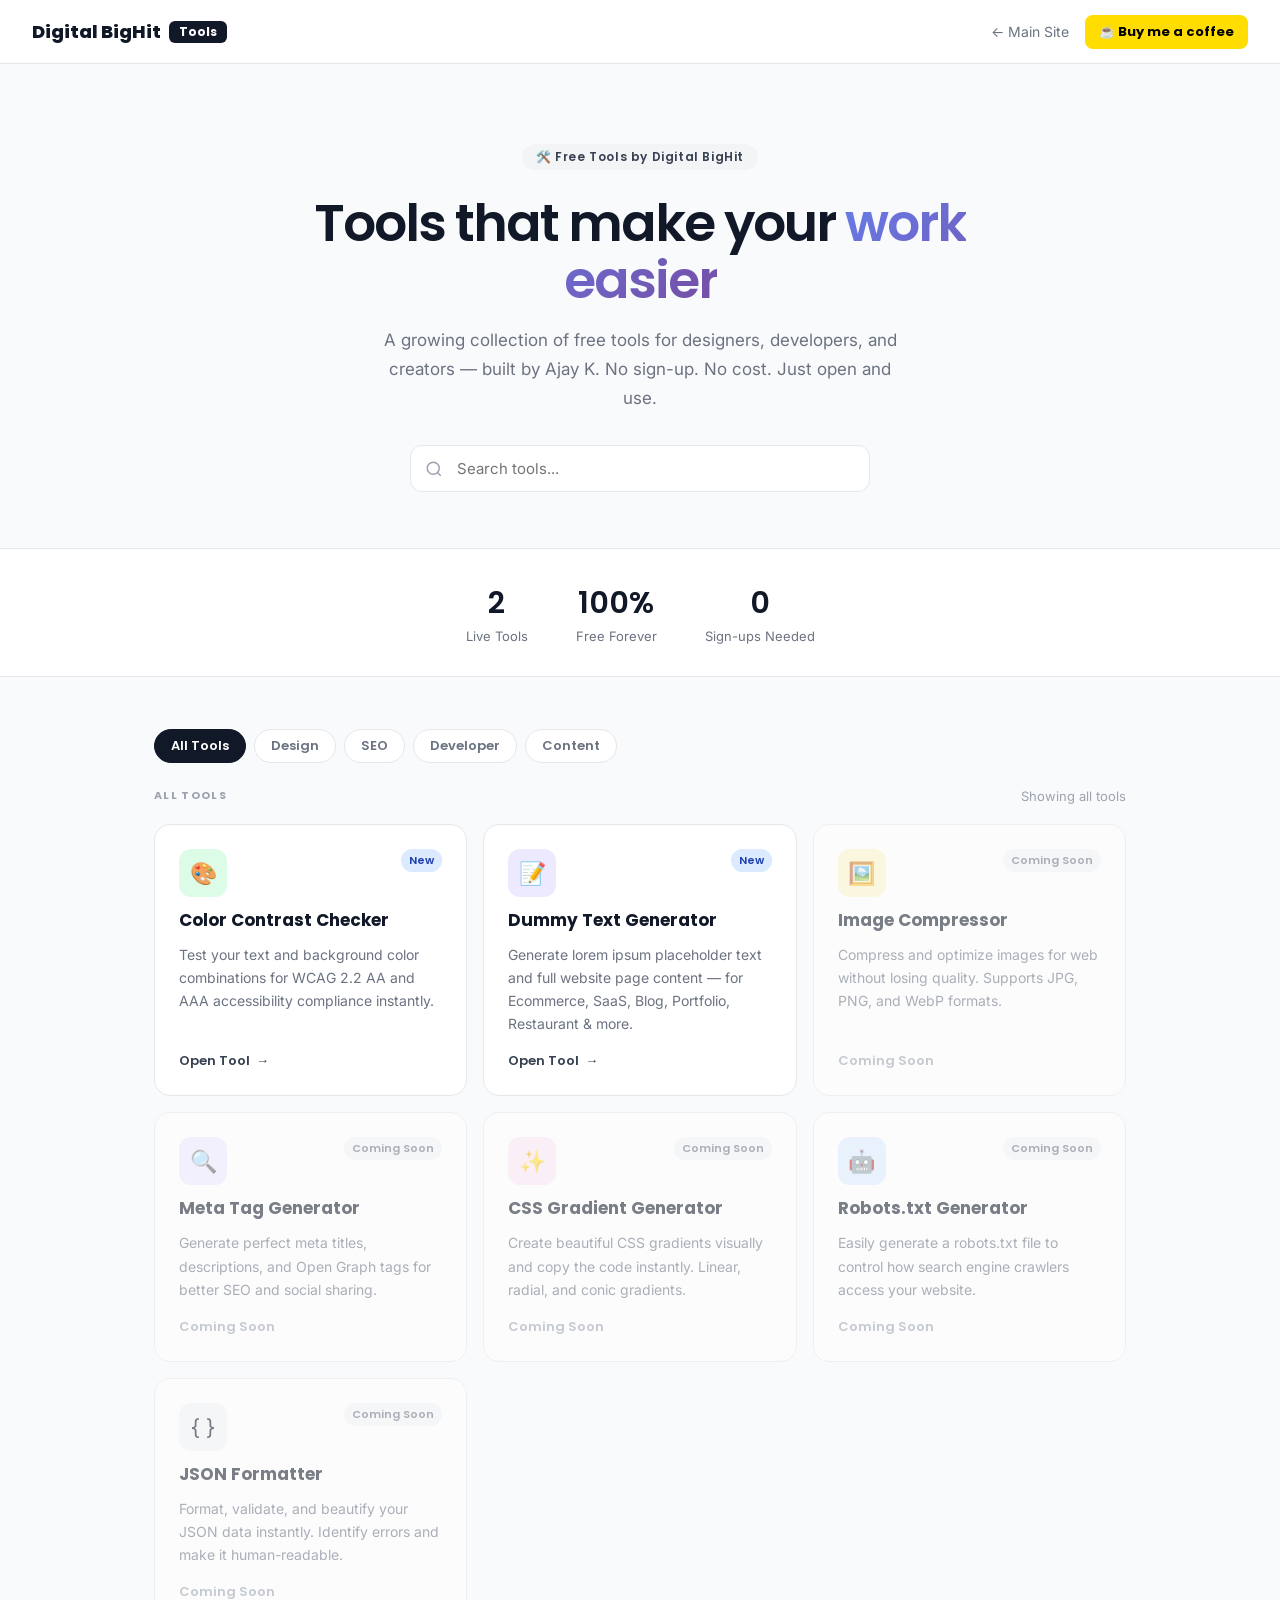
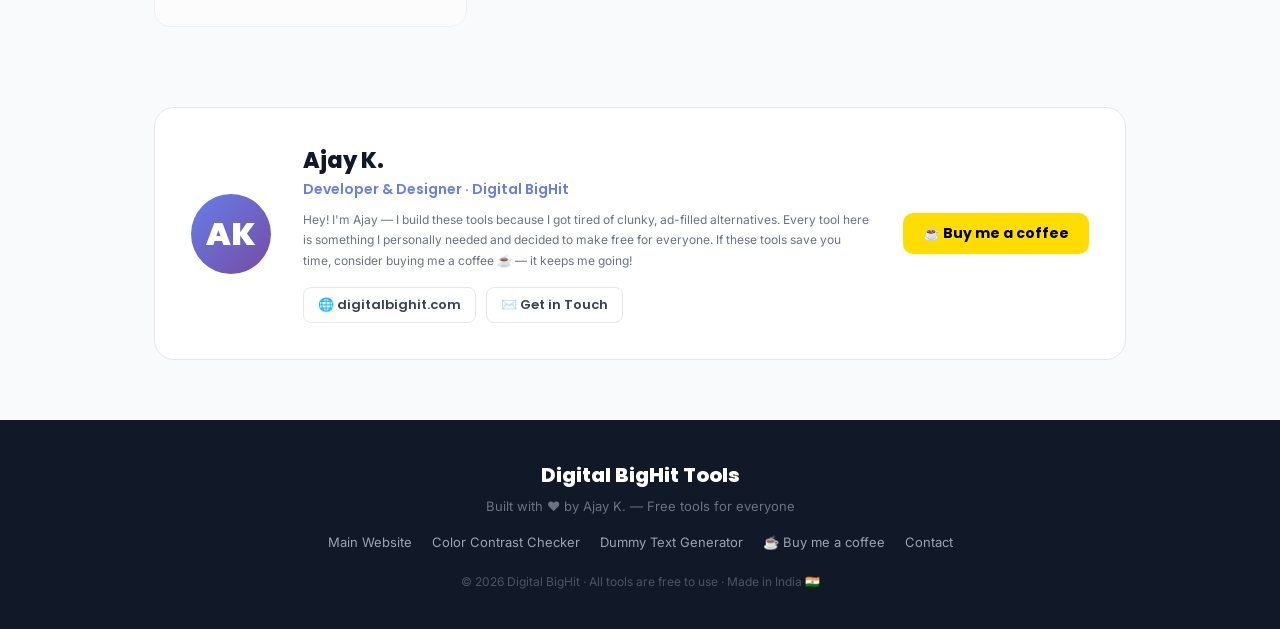
<file: index.html>
<!DOCTYPE html>
<html lang="en">
<head>
  <meta charset="UTF-8" />
  <meta name="viewport" content="width=device-width, initial-scale=1.0" />
  <title>Digital BigHit Tools — Free Web & Design Tools</title>
  <meta name="description" content="A growing collection of free tools for designers and developers by Digital BigHit. Color contrast checker, dummy text generator, accessibility tools, and more." />
  <meta name="keywords" content="free web tools, design tools, developer tools, color contrast checker, dummy text generator, lorem ipsum generator, website content generator, accessibility tools, digital bighit tools, ajay k" />
  <meta name="robots" content="index, follow" />
  <meta name="author" content="Ajay K. — Digital BigHit" />
  <meta property="og:title" content="Digital BigHit Tools — Free Web & Design Tools" />
  <meta property="og:description" content="A growing collection of free tools for designers and developers. Built with care by Ajay K. at Digital BigHit." />
  <meta property="og:type" content="website" />
  <meta property="og:url" content="https://tools.digitalbighit.com" />
  <meta name="twitter:card" content="summary" />
  <meta name="twitter:title" content="Digital BigHit Tools by Ajay K." />
  <meta name="twitter:description" content="Free tools for designers and developers by Ajay K. at Digital BigHit." />
  <link href="https://fonts.googleapis.com/css2?family=Poppins:wght@400;500;600;700;800;900&family=Inter:wght@400;500;600&display=swap" rel="stylesheet" />
  <style>
    *, *::before, *::after { box-sizing: border-box; margin: 0; padding: 0; }
    :root { --bg: #f9fafb; --white: #ffffff; --border: #e5e7eb; --text: #111827; --muted: #6b7280; }
    body { font-family: 'Inter', sans-serif; background: var(--bg); color: var(--text); min-height: 100vh; }
    h1,h2,h3,h4,nav,.nav-logo,.hero-badge,.filter-btn,.tool-card-footer,.stat-num,.section-title { font-family: 'Poppins', sans-serif; }

    nav { background: var(--white); border-bottom: 1px solid var(--border); padding: 0 32px; height: 64px; display: flex; align-items: center; justify-content: space-between; position: sticky; top: 0; z-index: 100; }
    .nav-logo { font-size: 18px; font-weight: 800; color: var(--text); text-decoration: none; display: flex; align-items: center; gap: 8px; font-family: 'Poppins', sans-serif; }
    .nav-logo span { background: #111827; color: white; padding: 2px 10px; border-radius: 6px; font-size: 12px; font-weight: 700; }
    .nav-right { display: flex; align-items: center; gap: 16px; }
    .nav-link { font-size: 14px; color: var(--muted); text-decoration: none; font-family: 'Inter', sans-serif; }
    .nav-link:hover { color: var(--text); }
    .coffee-btn-nav { display: flex; align-items: center; gap: 6px; background: #FFDD00; color: #000; font-size: 13px; font-weight: 700; padding: 7px 14px; border-radius: 8px; text-decoration: none; font-family: 'Poppins', sans-serif; transition: transform 0.15s, box-shadow 0.15s; }
    .coffee-btn-nav:hover { transform: translateY(-1px); box-shadow: 0 4px 12px rgba(0,0,0,0.12); }

    .hero { text-align: center; padding: 80px 24px 56px; max-width: 720px; margin: 0 auto; }
    .hero-badge { display: inline-block; background: #f3f4f6; color: #374151; font-size: 12px; font-weight: 600; padding: 4px 14px; border-radius: 999px; margin-bottom: 24px; letter-spacing: 0.05em; font-family: 'Poppins', sans-serif; }
    .hero h1 { font-size: 52px; font-weight: 600; letter-spacing: -2px; line-height: 1.1; margin-bottom: 18px; color: var(--text); font-family: 'Poppins', sans-serif; }
    .hero h1 span { background: linear-gradient(135deg, #667eea, #764ba2); -webkit-background-clip: text; -webkit-text-fill-color: transparent; background-clip: text; }
    .hero p { font-size: 17px; color: var(--muted); line-height: 1.7; max-width: 520px; margin: 0 auto; font-family: 'Inter', sans-serif; }

    .search-wrap { max-width: 460px; margin: 32px auto 0; position: relative; }
    .search-wrap input { width: 100%; padding: 13px 20px 13px 46px; border: 1px solid var(--border); border-radius: 12px; font-size: 15px; font-family: 'Inter', sans-serif; background: white; outline: none; transition: border 0.2s; }
    .search-wrap input:focus { border-color: #9ca3af; }
    .search-icon { position: absolute; left: 15px; top: 50%; transform: translateY(-50%); color: #9ca3af; pointer-events: none; }

    .stats { display: flex; justify-content: center; gap: 48px; padding: 32px 24px; border-top: 1px solid var(--border); border-bottom: 1px solid var(--border); background: white; margin-bottom: 52px; }
    .stat { text-align: center; }
    .stat-num { font-size: 30px; font-weight: 600; color: var(--text); font-family: 'Poppins', sans-serif; }
    .stat-label { font-size: 13px; color: var(--muted); margin-top: 2px; font-family: 'Inter', sans-serif; }

    .tools-section { max-width: 1020px; margin: 0 auto; padding: 0 24px 80px; }
    .section-header { display: flex; align-items: center; justify-content: space-between; margin-bottom: 20px; }
    .section-title { font-size: 11px; font-weight: 700; color: #9ca3af; letter-spacing: 0.12em; text-transform: uppercase; font-family: 'Poppins', sans-serif; }
    .tools-grid { display: grid; grid-template-columns: repeat(auto-fill, minmax(290px, 1fr)); gap: 16px; }

    .tool-card { background: white; border: 1px solid var(--border); border-radius: 16px; padding: 24px; text-decoration: none; color: inherit; display: flex; flex-direction: column; gap: 10px; transition: all 0.2s; }
    .tool-card:hover { border-color: #9ca3af; transform: translateY(-2px); box-shadow: 0 8px 24px rgba(0,0,0,0.08); }
    .tool-card.coming-soon { opacity: 0.55; cursor: default; pointer-events: none; }
    .tool-card-icon { width: 48px; height: 48px; border-radius: 12px; display: flex; align-items: center; justify-content: center; font-size: 22px; }
    .tool-card-top { display: flex; align-items: flex-start; justify-content: space-between; }
    .tool-badge { font-size: 11px; font-weight: 600; padding: 3px 8px; border-radius: 999px; font-family: 'Poppins', sans-serif; }
    .badge-live { background: #dcfce7; color: #166534; }
    .badge-soon { background: #f3f4f6; color: #6b7280; }
    .badge-new { background: #dbeafe; color: #1e40af; }
    .tool-card h3 { font-size: 17px; font-weight: 700; color: var(--text); font-family: 'Poppins', sans-serif; }
    .tool-card p { font-size: 14px; color: var(--muted); line-height: 1.65; flex: 1; font-family: 'Inter', sans-serif; }
    .tool-card-footer { display: flex; align-items: center; gap: 6px; font-size: 13px; font-weight: 600; color: #374151; margin-top: 6px; font-family: 'Poppins', sans-serif; }
    .tool-card:hover .tool-card-footer { color: #111827; }
    .arrow { transition: transform 0.2s; }
    .tool-card:hover .arrow { transform: translateX(4px); }

    .filters { display: flex; gap: 8px; margin-bottom: 24px; flex-wrap: wrap; }
    .filter-btn { padding: 6px 16px; border-radius: 999px; border: 1px solid var(--border); background: white; font-size: 13px; font-weight: 600; cursor: pointer; font-family: 'Poppins', sans-serif; color: var(--muted); transition: all 0.15s; }
    .filter-btn.active, .filter-btn:hover { background: #111827; color: white; border-color: #111827; }

    .dev-section { max-width: 1020px; margin: 0 auto 60px; padding: 0 24px; }
    .dev-card { background: white; border: 1px solid var(--border); border-radius: 20px; padding: 36px; display: flex; align-items: center; gap: 32px; }
    .dev-avatar { width: 80px; height: 80px; border-radius: 50%; background: linear-gradient(135deg, #667eea, #764ba2); display: flex; align-items: center; justify-content: center; font-size: 32px; font-weight: 900; color: white; font-family: 'Poppins', sans-serif; flex-shrink: 0; }
    .dev-info { flex: 1; }
    .dev-name { font-size: 22px; font-weight: 800; color: var(--text); font-family: 'Poppins', sans-serif; margin-bottom: 2px; }
    .dev-role { font-size: 14px; color: #667eea; font-weight: 600; font-family: 'Poppins', sans-serif; margin-bottom: 10px; }
    .dev-bio { font-size: 12px; color: var(--muted); line-height: 1.7; font-family: 'Inter', sans-serif; }
    .dev-links { display: flex; gap: 10px; margin-top: 16px; flex-wrap: wrap; }
    .dev-link { display: flex; align-items: center; gap: 6px; padding: 7px 14px; border-radius: 8px; border: 1px solid var(--border); font-size: 13px; font-weight: 600; color: #374151; text-decoration: none; font-family: 'Poppins', sans-serif; transition: all 0.15s; }
    .dev-link:hover { background: #f3f4f6; border-color: #9ca3af; }
    .coffee-btn { display: flex; align-items: center; gap: 7px; background: #FFDD00; color: #000; padding: 10px 20px; border-radius: 10px; font-size: 14px; font-weight: 700; text-decoration: none; font-family: 'Poppins', sans-serif; transition: transform 0.15s, box-shadow 0.15s; white-space: nowrap; flex-shrink: 0; }
    .coffee-btn:hover { transform: translateY(-2px); box-shadow: 0 6px 20px rgba(255,221,0,0.4); }

    footer { background: #111827; padding: 40px 24px; text-align: center; }
    .footer-logo { font-size: 20px; font-weight: 800; color: white; font-family: 'Poppins', sans-serif; margin-bottom: 8px; }
    .footer-sub { font-size: 13px; color: #6b7280; font-family: 'Inter', sans-serif; margin-bottom: 20px; }
    .footer-links { display: flex; justify-content: center; gap: 20px; margin-bottom: 24px; flex-wrap: wrap; }
    .footer-links a { font-size: 13px; color: #9ca3af; text-decoration: none; font-family: 'Inter', sans-serif; }
    .footer-links a:hover { color: white; }
    .footer-copy { font-size: 12px; color: #4b5563; font-family: 'Inter', sans-serif; }

    @media (max-width: 640px) {
      .hero h1 { font-size: 34px; letter-spacing: -1px; }
      .stats { gap: 24px; }
      .dev-card { flex-direction: column; align-items: flex-start; gap: 20px; }
      .coffee-btn { width: 100%; justify-content: center; }
      nav { padding: 0 16px; }
      .coffee-btn-nav { display: none; }
    }
  </style>
</head>
<body>

<nav>
  <a class="nav-logo" href="/">Digital BigHit <span>Tools</span></a>
  <div class="nav-right">
    <a class="nav-link" href="https://digitalbighit.com" target="_blank">← Main Site</a>
    <a class="coffee-btn-nav" href="https://www.buymeacoffee.com/ajayk" target="_blank">☕ Buy me a coffee</a>
  </div>
</nav>

<div class="hero">
  <div class="hero-badge">🛠️ Free Tools by Digital BigHit</div>
  <h1>Tools that make your <span>work easier</span></h1>
  <p>A growing collection of free tools for designers, developers, and creators — built by Ajay K. No sign-up. No cost. Just open and use.</p>
  <div class="search-wrap">
    <svg class="search-icon" width="18" height="18" fill="none" stroke="currentColor" stroke-width="2" viewBox="0 0 24 24"><circle cx="11" cy="11" r="8"/><line x1="21" y1="21" x2="16.65" y2="16.65"/></svg>
    <input type="text" id="searchInput" placeholder="Search tools..." oninput="filterTools()" />
  </div>
</div>

<div class="stats">
  <div class="stat">
    <div class="stat-num">2</div>
    <div class="stat-label">Live Tools</div>
  </div>
  <div class="stat">
    <div class="stat-num">100%</div>
    <div class="stat-label">Free Forever</div>
  </div>
  <div class="stat">
    <div class="stat-num">0</div>
    <div class="stat-label">Sign-ups Needed</div>
  </div>
</div>

<div class="tools-section">
  <div class="filters">
    <button class="filter-btn active" onclick="filterCategory('all', this)">All Tools</button>
    <button class="filter-btn" onclick="filterCategory('design', this)">Design</button>
    <button class="filter-btn" onclick="filterCategory('seo', this)">SEO</button>
    <button class="filter-btn" onclick="filterCategory('dev', this)">Developer</button>
    <button class="filter-btn" onclick="filterCategory('content', this)">Content</button>
  </div>
  <div class="section-header">
    <p class="section-title">All Tools</p>
    <p style="font-size:13px;color:#9ca3af;font-family:'Inter',sans-serif;" id="toolCount">Showing all tools</p>
  </div>
  <div class="tools-grid" id="toolsGrid">

    <!-- LIVE: Color Contrast Checker -->
    <a href="/color-contrast-checker/" class="tool-card" data-category="design" data-name="color contrast checker accessibility wcag design">
      <div class="tool-card-top">
        <div class="tool-card-icon" style="background:#dcfce7;">🎨</div>
        <span class="tool-badge badge-new">New</span>
      </div>
      <h3>Color Contrast Checker</h3>
      <p>Test your text and background color combinations for WCAG 2.2 AA and AAA accessibility compliance instantly.</p>
      <div class="tool-card-footer">Open Tool <span class="arrow">→</span></div>
    </a>

    <!-- LIVE: Dummy Text Generator -->
    <a href="/dummy-text-generator/" class="tool-card" data-category="content" data-name="dummy text generator lorem ipsum placeholder website content generator design dev">
      <div class="tool-card-top">
        <div class="tool-card-icon" style="background:#ede9fe;">📝</div>
        <span class="tool-badge badge-new">New</span>
      </div>
      <h3>Dummy Text Generator</h3>
      <p>Generate lorem ipsum placeholder text and full website page content — for Ecommerce, SaaS, Blog, Portfolio, Restaurant & more.</p>
      <div class="tool-card-footer">Open Tool <span class="arrow">→</span></div>
    </a>

    <!-- Coming Soon -->
    <div class="tool-card coming-soon" data-category="design" data-name="image compressor optimizer design">
      <div class="tool-card-top">
        <div class="tool-card-icon" style="background:#fef3c7;">🖼️</div>
        <span class="tool-badge badge-soon">Coming Soon</span>
      </div>
      <h3>Image Compressor</h3>
      <p>Compress and optimize images for web without losing quality. Supports JPG, PNG, and WebP formats.</p>
      <div class="tool-card-footer" style="color:#9ca3af;">Coming Soon</div>
    </div>

    <div class="tool-card coming-soon" data-category="seo" data-name="meta tag generator seo">
      <div class="tool-card-top">
        <div class="tool-card-icon" style="background:#ede9fe;">🔍</div>
        <span class="tool-badge badge-soon">Coming Soon</span>
      </div>
      <h3>Meta Tag Generator</h3>
      <p>Generate perfect meta titles, descriptions, and Open Graph tags for better SEO and social sharing.</p>
      <div class="tool-card-footer" style="color:#9ca3af;">Coming Soon</div>
    </div>

    <div class="tool-card coming-soon" data-category="dev" data-name="css gradient generator developer">
      <div class="tool-card-top">
        <div class="tool-card-icon" style="background:#fce7f3;">✨</div>
        <span class="tool-badge badge-soon">Coming Soon</span>
      </div>
      <h3>CSS Gradient Generator</h3>
      <p>Create beautiful CSS gradients visually and copy the code instantly. Linear, radial, and conic gradients.</p>
      <div class="tool-card-footer" style="color:#9ca3af;">Coming Soon</div>
    </div>

    <div class="tool-card coming-soon" data-category="seo" data-name="robots txt generator seo">
      <div class="tool-card-top">
        <div class="tool-card-icon" style="background:#dbeafe;">🤖</div>
        <span class="tool-badge badge-soon">Coming Soon</span>
      </div>
      <h3>Robots.txt Generator</h3>
      <p>Easily generate a robots.txt file to control how search engine crawlers access your website.</p>
      <div class="tool-card-footer" style="color:#9ca3af;">Coming Soon</div>
    </div>

    <div class="tool-card coming-soon" data-category="dev" data-name="json formatter validator developer">
      <div class="tool-card-top">
        <div class="tool-card-icon" style="background:#f3f4f6;">{ }</div>
        <span class="tool-badge badge-soon">Coming Soon</span>
      </div>
      <h3>JSON Formatter</h3>
      <p>Format, validate, and beautify your JSON data instantly. Identify errors and make it human-readable.</p>
      <div class="tool-card-footer" style="color:#9ca3af;">Coming Soon</div>
    </div>

  </div>
</div>

<div class="dev-section">
  <div class="dev-card">
    <div class="dev-avatar">AK</div>
    <div class="dev-info">
      <div class="dev-name">Ajay K.</div>
      <div class="dev-role">Developer & Designer · Digital BigHit</div>
      <div class="dev-bio">Hey! I'm Ajay — I build these tools because I got tired of clunky, ad-filled alternatives. Every tool here is something I personally needed and decided to make free for everyone. If these tools save you time, consider buying me a coffee ☕ — it keeps me going!</div>
      <div class="dev-links">
        <a class="dev-link" href="https://digitalbighit.com" target="_blank">🌐 digitalbighit.com</a>
        <a class="dev-link" href="mailto:hello@digitalbighit.com">✉️ Get in Touch</a>
      </div>
    </div>
    <a class="coffee-btn" href="https://www.buymeacoffee.com/ajayk" target="_blank">☕ Buy me a coffee</a>
  </div>
</div>

<footer>
  <div class="footer-logo">Digital BigHit Tools</div>
  <div class="footer-sub">Built with ❤️ by Ajay K. — Free tools for everyone</div>
  <div class="footer-links">
    <a href="https://digitalbighit.com" target="_blank">Main Website</a>
    <a href="/color-contrast-checker/">Color Contrast Checker</a>
    <a href="/dummy-text-generator/">Dummy Text Generator</a>
    <a href="https://www.buymeacoffee.com/ajayk" target="_blank">☕ Buy me a coffee</a>
    <a href="mailto:hello@digitalbighit.com">Contact</a>
  </div>
  <div class="footer-copy">© 2026 Digital BigHit · All tools are free to use · Made in India 🇮🇳</div>
</footer>

<script>
  function filterTools() {
    const q = document.getElementById('searchInput').value.toLowerCase();
    const cards = document.querySelectorAll('.tool-card');
    let visible = 0;
    cards.forEach(card => {
      const name = (card.getAttribute('data-name') || '').toLowerCase();
      const show = name.includes(q);
      card.style.display = show ? '' : 'none';
      if (show) visible++;
    });
    document.getElementById('toolCount').textContent = `Showing ${visible} tool${visible !== 1 ? 's' : ''}`;
  }
  function filterCategory(cat, btn) {
    document.querySelectorAll('.filter-btn').forEach(b => b.classList.remove('active'));
    btn.classList.add('active');
    document.getElementById('searchInput').value = '';
    const cards = document.querySelectorAll('.tool-card');
    let visible = 0;
    cards.forEach(card => {
      const cardCat = card.getAttribute('data-category');
      const show = cat === 'all' || cardCat === cat;
      card.style.display = show ? '' : 'none';
      if (show) visible++;
    });
    document.getElementById('toolCount').textContent = `Showing ${visible} tool${visible !== 1 ? 's' : ''}`;
  }
</script>
</body>
</html>
</file>
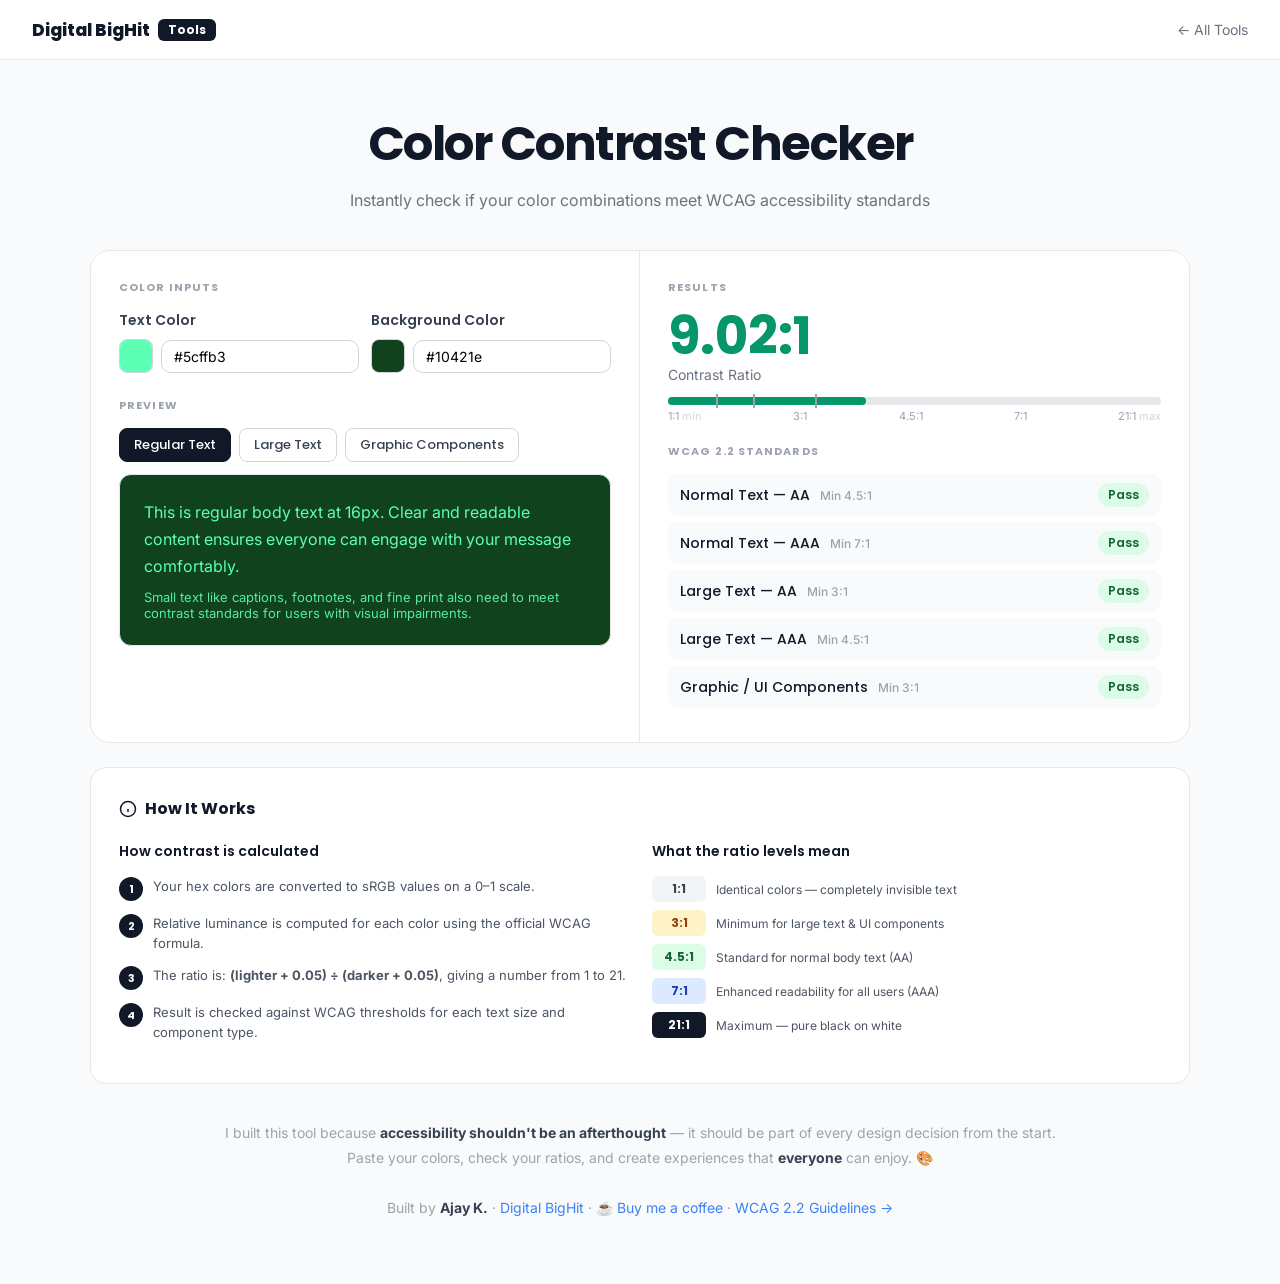
<file: color-contrast-checker/index.html>
<!DOCTYPE html>
<html lang="en">
<head>
  <meta charset="UTF-8" />
  <meta name="viewport" content="width=device-width, initial-scale=1.0" />
  <title>Color Contrast Checker — WCAG Accessibility Tool | Digital BigHit</title>
  <meta name="description" content="Free color contrast checker tool to test text and background color combinations for WCAG 2.2 AA and AAA accessibility compliance. Instantly see your contrast ratio." />
  <meta name="keywords" content="color contrast checker, WCAG contrast ratio, accessibility tool, web accessibility, text contrast, background color contrast, WCAG 2.2, AA AAA compliance, contrast ratio calculator, accessible design" />
  <meta name="robots" content="index, follow" />
  <meta name="author" content="Ajay K. — Digital BigHit" />
  <!-- Open Graph -->
  <meta property="og:title" content="Color Contrast Checker — WCAG Accessibility Tool" />
  <meta property="og:description" content="Instantly check if your color combinations meet WCAG 2.2 accessibility standards. Free tool for designers and developers." />
  <meta property="og:type" content="website" />
  <meta property="og:url" content="https://tools.digitalbighit.com/color-contrast-checker/" />
  <!-- Twitter Card -->
  <meta name="twitter:card" content="summary" />
  <meta name="twitter:title" content="Color Contrast Checker — WCAG Accessibility Tool" />
  <meta name="twitter:description" content="Free WCAG 2.2 color contrast checker for designers and developers. Test AA and AAA compliance instantly." />
  <!-- Fonts -->
  <link href="https://fonts.googleapis.com/css2?family=Poppins:wght@400;500;600;700;800;900&family=Inter:wght@400;500;600&display=swap" rel="stylesheet" />
  <!-- Styles -->
  <link rel="stylesheet" href="assets/css/style.css" />
</head>
<body>

  <!-- NAV -->
  <nav>
    <a class="nav-logo" href="https://tools.digitalbighit.com">
      Digital BigHit <span>Tools</span>
    </a>
    <a class="nav-back" href="https://tools.digitalbighit.com">← All Tools</a>
  </nav>

  <div class="page">

    <!-- Header -->
    <div class="header">
      <h1>Color Contrast Checker</h1>
      <p>Instantly check if your color combinations meet WCAG accessibility standards</p>
    </div>

    <!-- Main Card -->
    <div class="card">
      <!-- LEFT -->
      <div class="left-col">
        <p class="section-label">Color Inputs</p>
        <div class="color-inputs">
          <div class="color-field">
            <label>Text Color</label>
            <div class="color-row">
              <div class="swatch-wrap">
                <div class="swatch-preview" id="textSwatch"></div>
                <input type="color" id="textColorPicker" value="#5cffb3" oninput="syncColor('text', this.value)" />
              </div>
              <input class="hex-input" id="textColorHex" type="text" value="#5cffb3" oninput="syncColor('text', this.value)" maxlength="7" />
            </div>
          </div>
          <div class="color-field">
            <label>Background Color</label>
            <div class="color-row">
              <div class="swatch-wrap">
                <div class="swatch-preview" id="bgSwatch"></div>
                <input type="color" id="bgColorPicker" value="#10421e" oninput="syncColor('bg', this.value)" />
              </div>
              <input class="hex-input" id="bgColorHex" type="text" value="#10421e" oninput="syncColor('bg', this.value)" maxlength="7" />
            </div>
          </div>
        </div>

        <p class="section-label">Preview</p>
        <div class="tabs">
          <button class="tab active" onclick="setTab('regular', this)">Regular Text</button>
          <button class="tab" onclick="setTab('large', this)">Large Text</button>
          <button class="tab" onclick="setTab('graphic', this)">Graphic Components</button>
        </div>
        <div class="preview-box" id="previewBox"></div>
      </div>

      <!-- RIGHT -->
      <div class="right-col">
        <p class="section-label">Results</p>
        <div id="ratioNum" class="ratio-num">—</div>
        <div class="ratio-sub">Contrast Ratio</div>

        <div class="bar-track">
          <div class="bar-fill" id="barFill" style="width:0%"></div>
          <div class="bar-marker" style="left:10%"></div>
          <div class="bar-marker" style="left:17.5%"></div>
          <div class="bar-marker" style="left:30%"></div>
        </div>
        <div class="bar-labels">
          <span>1:1 <span class="muted">min</span></span>
          <span>3:1</span>
          <span>4.5:1</span>
          <span>7:1</span>
          <span>21:1 <span class="muted">max</span></span>
        </div>

        <p class="section-label">WCAG 2.2 Standards</p>
        <div id="wcagRows"></div>
      </div>
    </div>

    <!-- How It Works -->
    <div class="how-section">
      <div class="how-title">
        <svg width="18" height="18" fill="none" stroke="#111827" stroke-width="2" viewBox="0 0 24 24">
          <circle cx="12" cy="12" r="10"/><line x1="12" y1="16" x2="12" y2="12"/><line x1="12" y1="8" x2="12.01" y2="8"/>
        </svg>
        How It Works
      </div>
      <div class="how-grid">
        <div>
          <p class="how-col-title">How contrast is calculated</p>
          <div class="how-step"><div class="how-num">1</div><p>Your hex colors are converted to sRGB values on a 0–1 scale.</p></div>
          <div class="how-step"><div class="how-num">2</div><p>Relative luminance is computed for each color using the official WCAG formula.</p></div>
          <div class="how-step"><div class="how-num">3</div><p>The ratio is: <strong>(lighter + 0.05) ÷ (darker + 0.05)</strong>, giving a number from 1 to 21.</p></div>
          <div class="how-step"><div class="how-num">4</div><p>Result is checked against WCAG thresholds for each text size and component type.</p></div>
        </div>
        <div>
          <p class="how-col-title">What the ratio levels mean</p>
          <div class="level-row"><div class="level-chip" style="background:#f3f4f6;color:#374151">1:1</div><div class="level-desc">Identical colors — completely invisible text</div></div>
          <div class="level-row"><div class="level-chip" style="background:#fef3c7;color:#92400e">3:1</div><div class="level-desc">Minimum for large text &amp; UI components</div></div>
          <div class="level-row"><div class="level-chip" style="background:#dcfce7;color:#166534">4.5:1</div><div class="level-desc">Standard for normal body text (AA)</div></div>
          <div class="level-row"><div class="level-chip" style="background:#dbeafe;color:#1e40af">7:1</div><div class="level-desc">Enhanced readability for all users (AAA)</div></div>
          <div class="level-row"><div class="level-chip" style="background:#111827;color:#fff">21:1</div><div class="level-desc">Maximum — pure black on white</div></div>
        </div>
      </div>
    </div>

    <!-- Footer -->
    <div class="footer">
      <p>
        I built this tool because <strong>accessibility shouldn't be an afterthought</strong> — it should be part of every design decision from the start. Paste your colors, check your ratios, and create experiences that <strong>everyone</strong> can enjoy. 🎨
        <br/><br/>
        Built by <strong>Ajay K.</strong> · <a href="https://digitalbighit.com" target="_blank" rel="noopener">Digital BigHit</a> ·
        <a href="https://www.buymeacoffee.com/ajayk" target="_blank" rel="noopener">☕ Buy me a coffee</a> ·
        <a href="https://www.w3.org/WAI/WCAG22/Understanding/contrast-minimum.html" target="_blank" rel="noopener">WCAG 2.2 Guidelines →</a>
      </p>
    </div>

  </div>

  <!-- JS -->
  <script src="assets/js/app.js"></script>
</body>
</html>
</file>
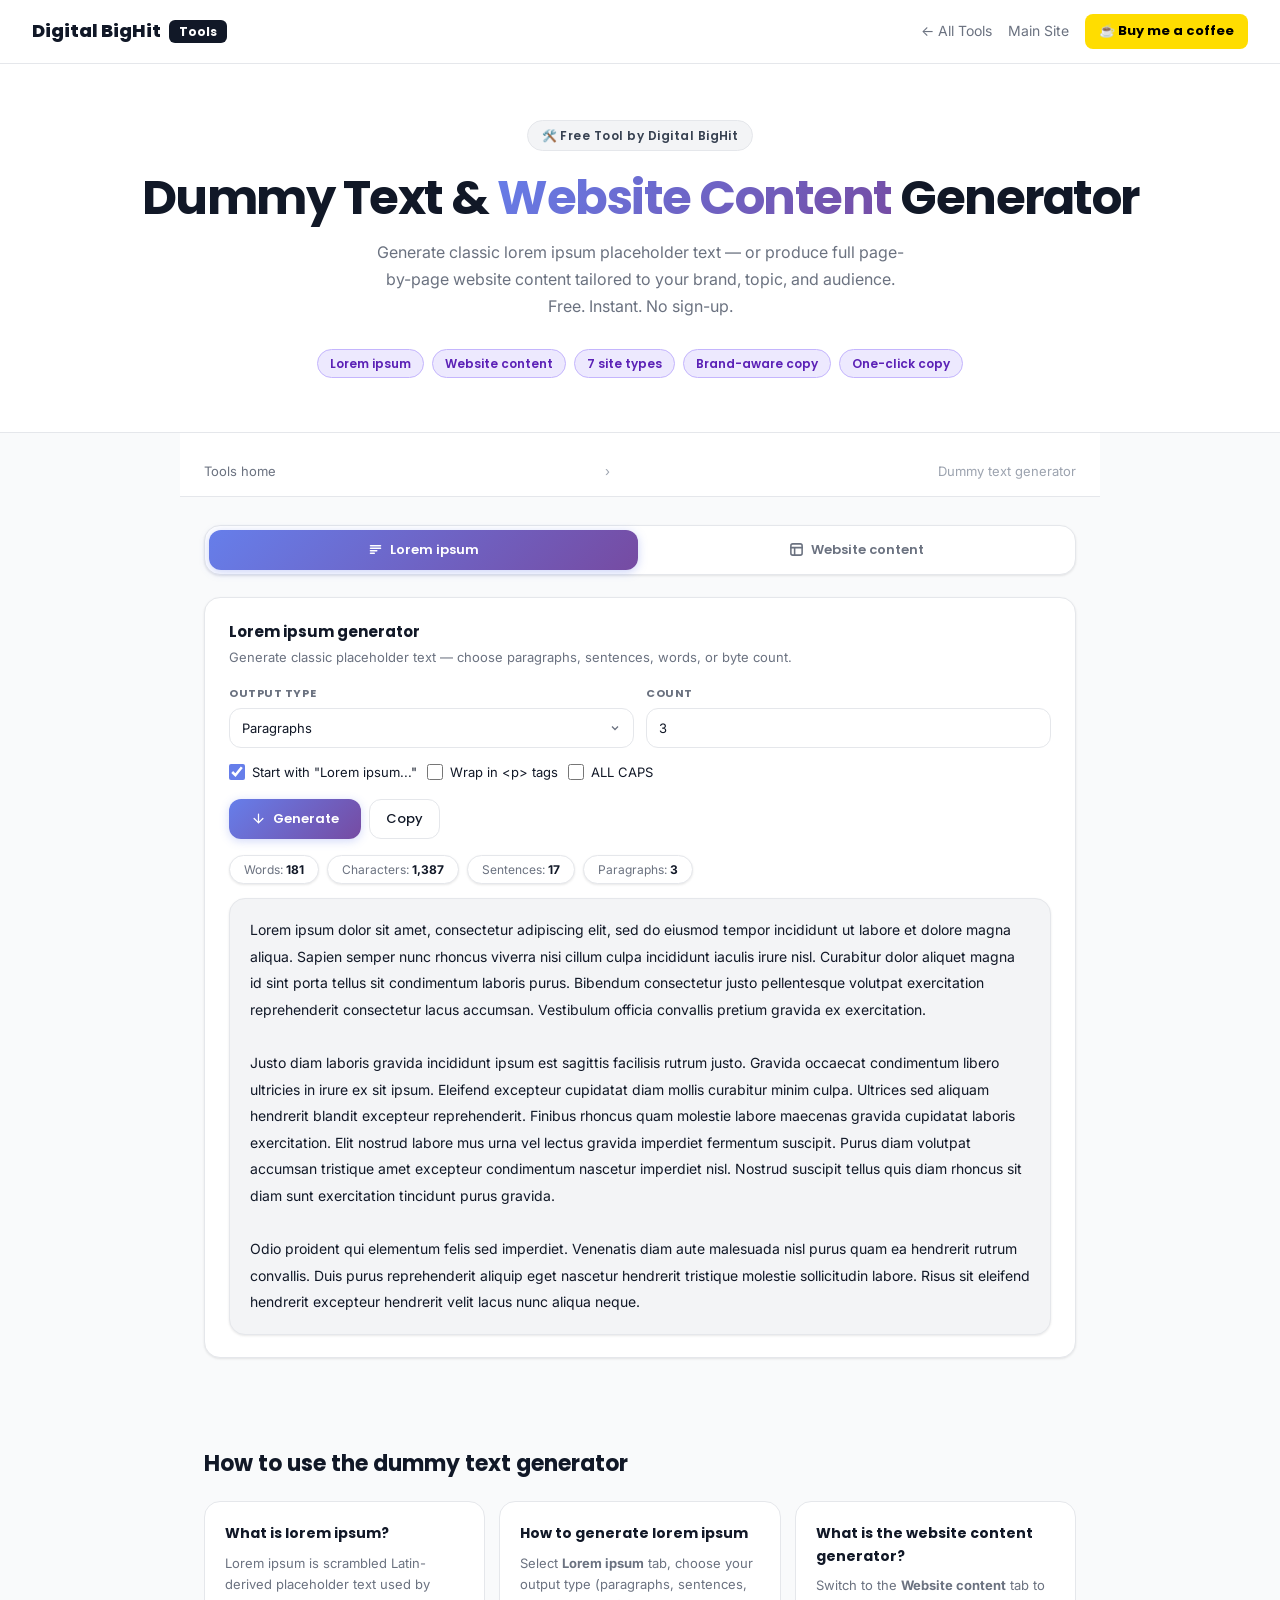
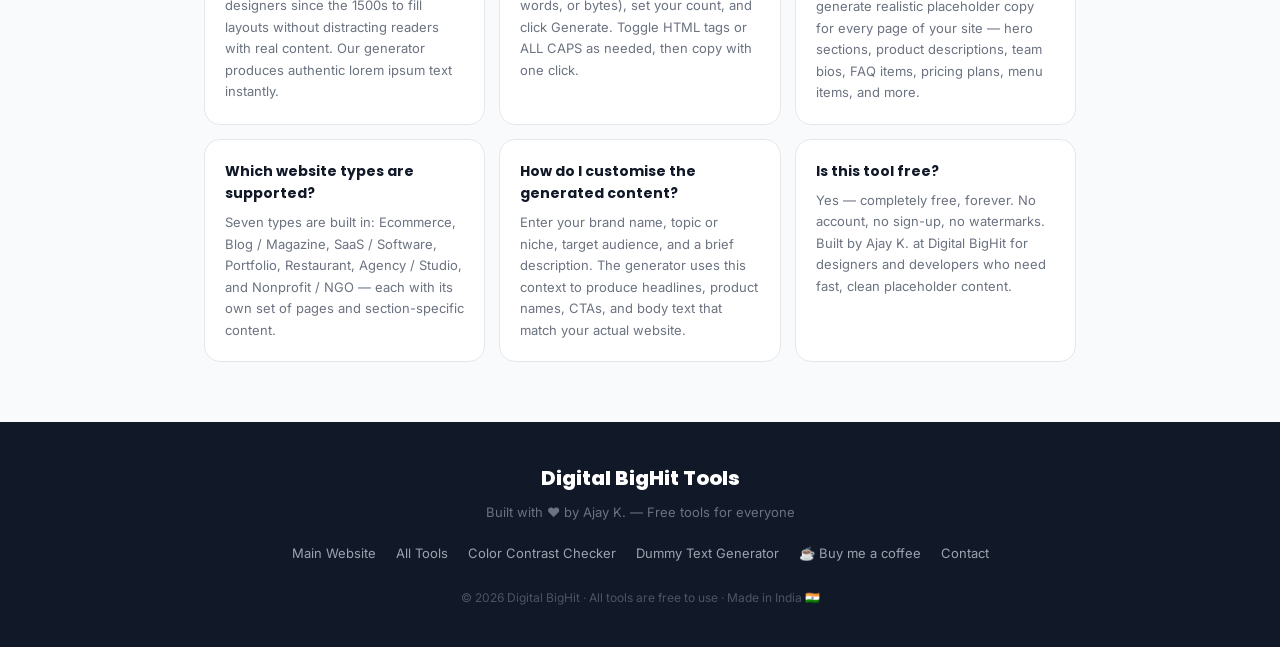
<file: dummy-text-generator/index.html>
<!DOCTYPE html>
<html lang="en">
<head>
  <meta charset="UTF-8" />
  <meta name="viewport" content="width=device-width, initial-scale=1.0" />

  <!-- ═══════════════════════════════════════════════
       PRIMARY SEO
  ═══════════════════════════════════════════════ -->
  <title>Dummy Text Generator — Free Lorem Ipsum & Website Content Tool | Digital BigHit</title>
  <meta name="description" content="Free dummy text generator by Digital BigHit. Generate lorem ipsum placeholder text by paragraphs, sentences or words — plus full website page content for Ecommerce, SaaS, Blog, Portfolio, Restaurant, Agency and Nonprofit sites. No sign-up needed." />
  <meta name="keywords" content="dummy text generator, lorem ipsum generator, placeholder text generator, website content generator, fake text generator, random text generator, lorem ipsum online, dummy content generator, website placeholder content, free lorem ipsum, digital bighit tools" />
  <meta name="robots" content="index, follow, max-snippet:-1, max-image-preview:large, max-video-preview:-1" />
  <meta name="author" content="Ajay K. — Digital BigHit" />
  <link rel="canonical" href="https://tools.digitalbighit.com/dummy-text-generator/" />

  <!-- ═══════════════════════════════════════════════
       OPEN GRAPH (Facebook / LinkedIn)
  ═══════════════════════════════════════════════ -->
  <meta property="og:type"        content="website" />
  <meta property="og:url"         content="https://tools.digitalbighit.com/dummy-text-generator/" />
  <meta property="og:title"       content="Dummy Text Generator — Free Lorem Ipsum & Website Content Tool" />
  <meta property="og:description" content="Generate lorem ipsum placeholder text and full website page content for any type of site. 100% free. No sign-up. Built by Ajay K. at Digital BigHit." />
  <meta property="og:site_name"   content="Digital BigHit Tools" />
  <meta property="og:locale"      content="en_US" />

  <!-- ═══════════════════════════════════════════════
       TWITTER CARD
  ═══════════════════════════════════════════════ -->
  <meta name="twitter:card"        content="summary_large_image" />
  <meta name="twitter:title"       content="Dummy Text Generator — Free Lorem Ipsum & Website Content Tool" />
  <meta name="twitter:description" content="Generate lorem ipsum and full website page content for Ecommerce, SaaS, Blog, Portfolio, Restaurant, Agency & more. Free tool by Digital BigHit." />
  <meta name="twitter:site"        content="@digitalbighit" />

  <!-- ═══════════════════════════════════════════════
       JSON-LD STRUCTURED DATA (Google Rich Results)
  ═══════════════════════════════════════════════ -->
  <script type="application/ld+json">
  {
    "@context": "https://schema.org",
    "@graph": [
      {
        "@type": "WebPage",
        "@id": "https://tools.digitalbighit.com/dummy-text-generator/",
        "url": "https://tools.digitalbighit.com/dummy-text-generator/",
        "name": "Dummy Text Generator — Free Lorem Ipsum & Website Content Tool",
        "description": "Free dummy text generator. Generate lorem ipsum placeholder text and full website page content for any type of site — Ecommerce, SaaS, Blog, Portfolio, Restaurant, Agency and Nonprofit.",
        "isPartOf": { "@id": "https://tools.digitalbighit.com/" },
        "breadcrumb": { "@id": "https://tools.digitalbighit.com/dummy-text-generator/#breadcrumb" },
        "inLanguage": "en-US",
        "datePublished": "2026-04-01",
        "dateModified": "2026-04-04"
      },
      {
        "@type": "BreadcrumbList",
        "@id": "https://tools.digitalbighit.com/dummy-text-generator/#breadcrumb",
        "itemListElement": [
          { "@type": "ListItem", "position": 1, "name": "Tools Home", "item": "https://tools.digitalbighit.com/" },
          { "@type": "ListItem", "position": 2, "name": "Dummy Text Generator" }
        ]
      },
      {
        "@type": "SoftwareApplication",
        "name": "Dummy Text Generator",
        "applicationCategory": "UtilitiesApplication",
        "operatingSystem": "Web",
        "url": "https://tools.digitalbighit.com/dummy-text-generator/",
        "description": "Generate lorem ipsum placeholder text and full website page content for any type of site. Free, no sign-up required.",
        "offers": { "@type": "Offer", "price": "0", "priceCurrency": "USD" },
        "author": {
          "@type": "Person",
          "name": "Ajay K.",
          "url": "https://digitalbighit.com"
        },
        "featureList": [
          "Lorem ipsum paragraph generator",
          "Sentence and word count modes",
          "Byte-length mode",
          "Website content generator for 7 site types",
          "Ecommerce page content generator",
          "SaaS website content generator",
          "Blog content generator",
          "Portfolio page content generator",
          "Restaurant website content generator",
          "Agency website content generator",
          "Nonprofit website content generator",
          "Brand, topic, and audience customisation",
          "One-click copy per section",
          "Copy all pages at once"
        ]
      },
      {
        "@type": "FAQPage",
        "mainEntity": [
          {
            "@type": "Question",
            "name": "What is a dummy text generator?",
            "acceptedAnswer": { "@type": "Answer", "text": "A dummy text generator creates placeholder text used during website design and development when real content is not yet available. The most famous dummy text is 'Lorem ipsum', which has been used since the 1500s." }
          },
          {
            "@type": "Question",
            "name": "What is lorem ipsum?",
            "acceptedAnswer": { "@type": "Answer", "text": "Lorem ipsum is scrambled Latin-derived placeholder text that designers use to fill layouts without distracting readers with meaningful content. It starts with 'Lorem ipsum dolor sit amet, consectetur adipiscing elit...'." }
          },
          {
            "@type": "Question",
            "name": "Can I generate real website content with this tool?",
            "acceptedAnswer": { "@type": "Answer", "text": "Yes. The Website Content tab lets you enter your brand name, topic, audience, and tone — then generates realistic placeholder content for every page of your site, including homepage hero text, product descriptions, team bios, FAQ items, pricing plans, and more." }
          },
          {
            "@type": "Question",
            "name": "What types of websites does this tool support?",
            "acceptedAnswer": { "@type": "Answer", "text": "The tool supports 7 website types: Ecommerce, Blog / Magazine, SaaS / Software, Portfolio, Restaurant, Agency / Studio, and Nonprofit / NGO. Each type has its own set of pages and relevant content sections." }
          },
          {
            "@type": "Question",
            "name": "Is this tool free to use?",
            "acceptedAnswer": { "@type": "Answer", "text": "Yes, completely free. No account, no sign-up, no watermarks. Just open and use." }
          }
        ]
      }
    ]
  }
  </script>

  <!-- ═══════════════════════════════════════════════
       FONTS & STYLES
  ═══════════════════════════════════════════════ -->
  <link rel="preconnect" href="https://fonts.googleapis.com" />
  <link rel="preconnect" href="https://fonts.gstatic.com" crossorigin />
  <link href="https://fonts.googleapis.com/css2?family=Poppins:wght@400;500;600;700;800;900&family=Inter:wght@400;500;600&display=swap" rel="stylesheet" />
  <link rel="stylesheet" href="assets/css/style.css" />
</head>
<body>

<!-- ══════════════════════════════════════════════
     NAV — same as main site
══════════════════════════════════════════════ -->
<nav>
  <a class="nav-logo" href="/">Digital BigHit <span>Tools</span></a>
  <div class="nav-right">
    <a class="nav-link" href="/">← All Tools</a>
    <a class="nav-link" href="https://digitalbighit.com" target="_blank" rel="noopener">Main Site</a>
    <a class="coffee-btn-nav" href="https://www.buymeacoffee.com/ajayk" target="_blank" rel="noopener">☕ Buy me a coffee</a>
  </div>
</nav>

<!-- ══════════════════════════════════════════════
     HERO
══════════════════════════════════════════════ -->
<div class="hero">
  <div class="hero-badge">🛠️ Free Tool by Digital BigHit</div>
  <h1>Dummy Text &amp; <span>Website Content</span> Generator</h1>
  <p class="hero-sub">Generate classic lorem ipsum placeholder text — or produce full page-by-page website content tailored to your brand, topic, and audience. Free. Instant. No sign-up.</p>
  <div class="hero-pills">
    <span class="hero-pill">Lorem ipsum</span>
    <span class="hero-pill">Website content</span>
    <span class="hero-pill">7 site types</span>
    <span class="hero-pill">Brand-aware copy</span>
    <span class="hero-pill">One-click copy</span>
  </div>
</div>

<!-- ══════════════════════════════════════════════
     BREADCRUMB
══════════════════════════════════════════════ -->
<nav class="breadcrumb" aria-label="Breadcrumb">
  <a href="/">Tools home</a>
  <span>›</span>
  <span>Dummy text generator</span>
</nav>

<!-- ══════════════════════════════════════════════
     MAIN TOOL
══════════════════════════════════════════════ -->
<main class="container">

  <!-- TAB BAR -->
  <div class="tab-bar" role="tablist">
    <button class="tab-btn active" id="tbtn-lorem" onclick="switchTab('lorem')" role="tab" aria-selected="true" aria-controls="tab-lorem">
      <svg viewBox="0 0 24 24" fill="none" stroke="currentColor" stroke-width="2.5" stroke-linecap="round"><path d="M4 6h16M4 10h16M4 14h10M4 18h6"/></svg>
      Lorem ipsum
    </button>
    <button class="tab-btn" id="tbtn-website" onclick="switchTab('website')" role="tab" aria-selected="false" aria-controls="tab-website">
      <svg viewBox="0 0 24 24" fill="none" stroke="currentColor" stroke-width="2.5" stroke-linecap="round"><rect x="3" y="3" width="18" height="18" rx="3"/><path d="M3 9h18M9 21V9"/></svg>
      Website content
    </button>
  </div>

  <!-- ══════════════════════════════
       TAB 1 — LOREM IPSUM
  ══════════════════════════════ -->
  <div id="tab-lorem" class="panel active" role="tabpanel" aria-labelledby="tbtn-lorem">
    <div class="card">
      <div class="card-title">Lorem ipsum generator</div>
      <div class="card-sub">Generate classic placeholder text — choose paragraphs, sentences, words, or byte count.</div>

      <div class="ctrl-row">
        <div class="ctrl">
          <label for="l-type">Output type</label>
          <select id="l-type" onchange="updateLoremLabel()">
            <option value="paragraphs">Paragraphs</option>
            <option value="sentences">Sentences</option>
            <option value="words">Words</option>
            <option value="bytes">Bytes (approx.)</option>
          </select>
        </div>
        <div class="ctrl">
          <label for="l-count" id="l-count-lbl">Count</label>
          <input type="number" id="l-count" value="3" min="1" max="200" />
        </div>
      </div>

      <div class="opts">
        <label class="toggle"><input type="checkbox" id="l-start" checked /> Start with "Lorem ipsum..."</label>
        <label class="toggle"><input type="checkbox" id="l-html" /> Wrap in &lt;p&gt; tags</label>
        <label class="toggle"><input type="checkbox" id="l-caps" /> ALL CAPS</label>
      </div>

      <div class="btn-row">
        <button class="btn-pri" onclick="genLorem()">
          <svg viewBox="0 0 24 24"><path d="M12 5v14M5 12l7 7 7-7"/></svg>
          Generate
        </button>
        <button class="btn-sec" id="l-copy" onclick="copyEl('l-out','l-copy')">
          <svg viewBox="0 0 24 24"><rect x="9" y="9" width="13" height="13" rx="2" stroke-width="2"/><path d="M5 15H4a2 2 0 01-2-2V4a2 2 0 012-2h9a2 2 0 012 2v1" stroke-width="2"/></svg>
          Copy text
        </button>
      </div>

      <div class="stats-row">
        <div class="stat-pill">Words: <span id="l-sw">—</span></div>
        <div class="stat-pill">Characters: <span id="l-sc">—</span></div>
        <div class="stat-pill">Sentences: <span id="l-ss">—</span></div>
        <div class="stat-pill">Paragraphs: <span id="l-sp">—</span></div>
      </div>

      <div class="outbox placeholder" id="l-out">Click Generate to produce your dummy text...</div>
    </div>
  </div>

  <!-- ══════════════════════════════
       TAB 2 — WEBSITE CONTENT
  ══════════════════════════════ -->
  <div id="tab-website" class="panel" role="tabpanel" aria-labelledby="tbtn-website">

    <!-- Website details card -->
    <div class="card">
      <div class="card-title">Website details</div>
      <div class="card-sub">Fill in your context — every field makes the generated content more specific and relevant to your brand.</div>

      <div class="ctrl-row">
        <div class="ctrl">
          <label for="w-type">Website type</label>
          <select id="w-type" onchange="updatePages()">
            <option value="ecommerce">Ecommerce</option>
            <option value="blog">Blog / Magazine</option>
            <option value="saas">SaaS / Software</option>
            <option value="portfolio">Portfolio</option>
            <option value="restaurant">Restaurant</option>
            <option value="agency">Agency / Studio</option>
            <option value="nonprofit">Nonprofit / NGO</option>
          </select>
        </div>
        <div class="ctrl">
          <label for="w-brand">Brand / website name</label>
          <input type="text" class="field-input" id="w-brand" placeholder="e.g. NovaMart, GlowRoot, Pixel Studio" />
        </div>
      </div>

      <div class="field-group">
        <label for="w-topic">Topic / niche</label>
        <input type="text" class="field-input" id="w-topic" placeholder="e.g. Organic skincare, AI productivity tools, Italian fine dining" />
        <div class="field-hint">Shapes every headline, product name, description and paragraph across all generated pages.</div>
      </div>

      <div class="field-group">
        <label for="w-audience">Target audience</label>
        <input type="text" class="field-input" id="w-audience" placeholder="e.g. Working mothers aged 28–45, Startup founders, Food lovers" />
        <div class="field-hint">Used to personalise tone, CTAs, and messaging throughout.</div>
      </div>

      <div class="field-group">
        <label for="w-desc">Brief description <span style="font-weight:400;text-transform:none;letter-spacing:0;font-size:11px;">(optional)</span></label>
        <textarea class="field-input" id="w-desc" placeholder="Describe what makes your website or business unique. Extra context = more relevant copy."></textarea>
      </div>

      <div class="ctrl-row">
        <div class="ctrl">
          <label for="w-tone">Tone</label>
          <select id="w-tone">
            <option value="professional">Professional</option>
            <option value="friendly">Friendly &amp; warm</option>
            <option value="playful">Playful &amp; fun</option>
            <option value="luxury">Luxury &amp; premium</option>
            <option value="bold">Bold &amp; direct</option>
            <option value="minimal">Minimal &amp; clean</option>
          </select>
        </div>
        <div class="ctrl">
          <label for="w-lang">Language style</label>
          <select id="w-lang">
            <option value="en">English (US)</option>
            <option value="en-uk">English (UK)</option>
            <option value="formal">Formal</option>
            <option value="casual">Casual</option>
          </select>
        </div>
      </div>
    </div>

    <!-- Page selector card -->
    <div class="card">
      <div class="card-title">Select pages to generate</div>
      <div class="card-sub">Choose which pages you need content for. All pages are selected by default.</div>
      <div class="pages-grid" id="pages-grid"></div>
      <div class="btn-row">
        <button class="btn-pri" onclick="genWebsite()">
          <svg viewBox="0 0 24 24"><path d="M12 5v14M5 12l7 7 7-7"/></svg>
          Generate selected pages
        </button>
        <button class="btn-sec" id="w-copy-all" onclick="copyAllPages()">
          <svg viewBox="0 0 24 24"><rect x="9" y="9" width="13" height="13" rx="2" stroke-width="2"/><path d="M5 15H4a2 2 0 01-2-2V4a2 2 0 012-2h9a2 2 0 012 2v1" stroke-width="2"/></svg>
          Copy all
        </button>
        <button class="btn-sec" onclick="selectAll()">Select all</button>
        <button class="btn-sec" onclick="selectNone()">Deselect all</button>
      </div>
    </div>

    <!-- Generated output -->
    <div id="w-output"></div>
  </div>

</main>

<!-- ══════════════════════════════════════════════
     HOW TO USE / FAQ — boosts SEO long-tail content
══════════════════════════════════════════════ -->
<section class="how-section" aria-label="How to use and FAQ">
  <h2>How to use the dummy text generator</h2>
  <div class="faq-grid">

    <div class="faq-card">
      <h3>What is lorem ipsum?</h3>
      <p>Lorem ipsum is scrambled Latin-derived placeholder text used by designers since the 1500s to fill layouts without distracting readers with real content. Our generator produces authentic lorem ipsum text instantly.</p>
    </div>

    <div class="faq-card">
      <h3>How to generate lorem ipsum</h3>
      <p>Select <strong>Lorem ipsum</strong> tab, choose your output type (paragraphs, sentences, words, or bytes), set your count, and click Generate. Toggle HTML tags or ALL CAPS as needed, then copy with one click.</p>
    </div>

    <div class="faq-card">
      <h3>What is the website content generator?</h3>
      <p>Switch to the <strong>Website content</strong> tab to generate realistic placeholder copy for every page of your site — hero sections, product descriptions, team bios, FAQ items, pricing plans, menu items, and more.</p>
    </div>

    <div class="faq-card">
      <h3>Which website types are supported?</h3>
      <p>Seven types are built in: Ecommerce, Blog / Magazine, SaaS / Software, Portfolio, Restaurant, Agency / Studio, and Nonprofit / NGO — each with its own set of pages and section-specific content.</p>
    </div>

    <div class="faq-card">
      <h3>How do I customise the generated content?</h3>
      <p>Enter your brand name, topic or niche, target audience, and a brief description. The generator uses this context to produce headlines, product names, CTAs, and body text that match your actual website.</p>
    </div>

    <div class="faq-card">
      <h3>Is this tool free?</h3>
      <p>Yes — completely free, forever. No account, no sign-up, no watermarks. Built by Ajay K. at Digital BigHit for designers and developers who need fast, clean placeholder content.</p>
    </div>

  </div>
</section>

<!-- ══════════════════════════════════════════════
     FOOTER — same as main site
══════════════════════════════════════════════ -->
<footer>
  <div class="footer-logo">Digital BigHit Tools</div>
  <div class="footer-sub">Built with ❤️ by Ajay K. — Free tools for everyone</div>
  <div class="footer-links">
    <a href="https://digitalbighit.com" target="_blank" rel="noopener">Main Website</a>
    <a href="/">All Tools</a>
    <a href="/color-contrast-checker/">Color Contrast Checker</a>
    <a href="/dummy-text-generator/">Dummy Text Generator</a>
    <a href="https://www.buymeacoffee.com/ajayk" target="_blank" rel="noopener">☕ Buy me a coffee</a>
    <a href="mailto:hello@digitalbighit.com">Contact</a>
  </div>
  <div class="footer-copy">© 2026 Digital BigHit · All tools are free to use · Made in India 🇮🇳</div>
</footer>

<script src="assets/js/app.js"></script>
</body>
</html>
</file>
<file: color-contrast-checker/assets/css/style.css>
/* =============================================
   Color Contrast Checker — style.css
   Digital BigHit · Ajay K.
   ============================================= */

*, *::before, *::after { box-sizing: border-box; margin: 0; padding: 0; }

:root {
  --bg: #f9fafb;
  --white: #ffffff;
  --border: #e5e7eb;
  --text: #111827;
  --muted: #6b7280;
  --font-head: 'Poppins', sans-serif;
  --font-body: 'Inter', sans-serif;
}

body {
  font-family: var(--font-body);
  background: var(--bg);
  color: var(--text);
  min-height: 100vh;
}

/* ── NAV ── */
nav {
  background: var(--white);
  border-bottom: 1px solid var(--border);
  padding: 0 32px;
  height: 60px;
  display: flex;
  align-items: center;
  justify-content: space-between;
  position: sticky;
  top: 0;
  z-index: 100;
}

.nav-logo {
  font-family: var(--font-head);
  font-size: 17px;
  font-weight: 800;
  color: var(--text);
  text-decoration: none;
  display: flex;
  align-items: center;
  gap: 8px;
}

.nav-logo span {
  background: #111827;
  color: white;
  padding: 2px 10px;
  border-radius: 6px;
  font-size: 12px;
  font-weight: 700;
}

.nav-back {
  font-family: var(--font-body);
  font-size: 14px;
  color: var(--muted);
  text-decoration: none;
  transition: color 0.15s;
}

.nav-back:hover { color: var(--text); }

/* ── PAGE ── */
.page { padding: 48px 16px 64px; }

/* ── HEADER ── */
.header { text-align: center; margin-bottom: 40px; }

.header h1 {
  font-family: var(--font-head);
  font-size: 48px;
  font-weight: 700;
  letter-spacing: -1.5px;
  color: var(--text);
}

.header p {
  font-family: var(--font-body);
  color: var(--muted);
  margin-top: 10px;
  font-size: 16px;
}

/* ── CARD ── */
.card {
  background: var(--white);
  border-radius: 20px;
  border: 1px solid var(--border);
  max-width: 1100px;
  margin: 0 auto;
  overflow: hidden;
  display: flex;
}

.left-col { width: 50%; padding: 28px; border-right: 1px solid var(--border); }
.right-col { width: 50%; padding: 28px; }

/* ── SECTION LABEL ── */
.section-label {
  font-family: var(--font-head);
  font-size: 11px;
  font-weight: 700;
  color: #9ca3af;
  letter-spacing: 0.1em;
  text-transform: uppercase;
  margin-bottom: 14px;
}

/* ── COLOR INPUTS ── */
.color-inputs { display: flex; gap: 12px; margin-bottom: 24px; }
.color-field { flex: 1; }

.color-field label {
  display: block;
  font-family: var(--font-head);
  font-size: 14px;
  font-weight: 600;
  color: #374151;
  margin-bottom: 8px;
}

.color-row { display: flex; align-items: center; gap: 8px; }

.swatch-wrap {
  position: relative;
  width: 34px;
  height: 34px;
  border-radius: 8px;
  border: 1px solid #d1d5db;
  overflow: hidden;
  flex-shrink: 0;
  cursor: pointer;
}

.swatch-wrap input[type=color] {
  position: absolute;
  inset: -4px;
  width: calc(100% + 8px);
  height: calc(100% + 8px);
  opacity: 0;
  cursor: pointer;
}

.swatch-preview { width: 100%; height: 100%; pointer-events: none; }

.hex-input {
    flex: 1;
    padding: 7px 12px;
    border: 1px solid #d1d5db;
    border-radius: 10px;
    font-size: 14px;
    font-family: var(--font-body);
    outline: none;
    transition: border 0.2s;
    width: 100%;
}

.hex-input:focus { border-color: #6b7280; }

/* ── TABS ── */
.tabs { display: flex; gap: 8px; margin-bottom: 12px; flex-wrap: wrap; }

.tab {
  padding: 6px 14px;
  border-radius: 8px;
  border: 1px solid #d1d5db;
  background: var(--white);
  font-size: 13px;
  font-weight: 500;
  cursor: pointer;
  font-family: var(--font-head);
  transition: all 0.15s;
  color: #374151;
}

.tab.active { background: #111827; color: white; border-color: #111827; }
.tab:hover:not(.active) { background: #f3f4f6; }

/* ── PREVIEW BOX ── */
.preview-box {
  border-radius: 12px;
  padding: 24px;
  min-height: 160px;
  border: 1px solid var(--border);
  transition: background 0.2s, color 0.2s;
}

.preview-box h2 {
  font-family: var(--font-head);
  font-size: 28px;
  font-weight: 700;
  margin-bottom: 10px;
}

.preview-box p.body { font-size: 16px; line-height: 1.7; margin-bottom: 8px; }
.preview-box p.small { font-size: 13px; opacity: 0.9; }
.preview-box p.large { font-size: 18px; line-height: 1.6; }

.graphic-row { display: flex; gap: 10px; align-items: center; margin-bottom: 12px; }
.graphic-icon {
  width: 40px; height: 40px; border-radius: 10px;
  border-width: 3px; border-style: solid;
  display: flex; align-items: center; justify-content: center; font-size: 20px;
}
.graphic-bar { flex: 1; height: 12px; border-radius: 6px; }
.graphic-btns { display: flex; gap: 8px; margin-bottom: 10px; }
.graphic-btn {
  padding: 6px 14px; border-radius: 8px;
  border-width: 2px; border-style: solid;
  font-size: 13px; font-weight: 600;
  font-family: var(--font-head);
  background: transparent; cursor: default;
}

.preview-box p.caption { font-size: 12px; opacity: 0.85; }

/* ── RATIO ── */
.ratio-num {
  font-family: var(--font-head);
  font-size: 52px;
  font-weight: 700;
  line-height: 1;
}

.ratio-sub {
  font-family: var(--font-body);
  font-size: 14px;
  color: var(--muted);
  margin-top: 4px;
  margin-bottom: 14px;
}

/* ── BAR ── */
.bar-track {
  background: #e5e7eb;
  border-radius: 999px;
  height: 8px;
  position: relative;
  margin-bottom: 4px;
}

.bar-fill { height: 8px; border-radius: 999px; transition: width 0.35s; }

.bar-marker {
  position: absolute;
  top: -3px;
  width: 2px;
  height: 14px;
  background: #9ca3af;
  transform: translateX(-50%);
}

.bar-labels {
  display: flex;
  justify-content: space-between;
  font-family: var(--font-body);
  font-size: 11px;
  color: #9ca3af;
  margin-bottom: 20px;
}

.muted { color: #d1d5db; }

/* ── WCAG ROWS ── */
.wcag-row {
  display: flex;
  align-items: center;
  justify-content: space-between;
  padding: 9px 12px;
  border-radius: 10px;
  background: #f9fafb;
  margin-bottom: 6px;
}

.wcag-label {
  font-family: var(--font-head);
  font-size: 14px;
  font-weight: 500;
  color: var(--text);
}

.wcag-sub {
  font-family: var(--font-body);
  font-size: 12px;
  color: #9ca3af;
  margin-left: 6px;
}

.badge {
  font-family: var(--font-head);
  padding: 3px 10px;
  border-radius: 999px;
  font-size: 12px;
  font-weight: 600;
}

.pass { background: #dcfce7; color: #166534; }
.fail { background: #fee2e2; color: #991b1b; }

/* ── HOW IT WORKS ── */
.how-section {
  max-width: 1100px;
  margin: 24px auto 0;
  background: var(--white);
  border: 1px solid var(--border);
  border-radius: 16px;
  padding: 28px;
}

.how-title {
  font-family: var(--font-head);
  font-size: 16px;
  font-weight: 700;
  color: var(--text);
  margin-bottom: 20px;
  display: flex;
  align-items: center;
  gap: 8px;
}

.how-grid { display: grid; grid-template-columns: 1fr 1fr; gap: 24px; }

.how-col-title {
  font-family: var(--font-head);
  font-size: 14px;
  font-weight: 600;
  color: var(--text);
  margin-bottom: 14px;
}

.how-step { display: flex; gap: 10px; align-items: flex-start; margin-bottom: 12px; }

.how-num {
  min-width: 24px; height: 24px; border-radius: 50%;
  background: #111827; color: white;
  font-size: 11px; font-weight: 700;
  font-family: var(--font-head);
  display: flex; align-items: center; justify-content: center;
  margin-top: 1px;
}

.how-step p {
  font-family: var(--font-body);
  font-size: 13px;
  color: #4b5563;
  line-height: 1.55;
}

.level-row { display: flex; align-items: center; gap: 10px; margin-bottom: 8px; }

.level-chip {
  min-width: 54px; padding: 4px 8px; border-radius: 6px;
  font-family: var(--font-head);
  font-size: 12px; font-weight: 700; text-align: center;
}

.level-desc {
  font-family: var(--font-body);
  font-size: 12px;
  color: #4b5563;
}

/* ── FOOTER ── */
.footer {
  text-align: center;
  margin: 36px auto 0;
  max-width: 900px;
  font-family: var(--font-body);
  font-size: 14px;
  color: #9ca3af;
  line-height: 1.8;
  padding: 0 16px;
}

.footer strong { color: #374151; }
.footer a { color: #3b82f6; text-decoration: none; }
.footer a:hover { text-decoration: underline; }

/* ── RESPONSIVE ── */
@media (max-width: 700px) {
  .header h1 { font-size: 32px; }
  .card { flex-direction: column; }
  .left-col, .right-col { width: 100%; border-right: none; }
  .left-col { border-bottom: 1px solid var(--border); }
  .color-inputs { flex-direction: column; }
  .how-grid { grid-template-columns: 1fr; }
  nav { padding: 0 16px; }
}
</file>
<file: dummy-text-generator/assets/css/style.css>
/* ================================================
   Dummy Text Generator — style.css
   Digital BigHit Tools · digitalbighit.com
   ================================================ */

*, *::before, *::after { box-sizing: border-box; margin: 0; padding: 0; }

:root {
  --bg: #f9fafb;
  --white: #ffffff;
  --border: #e5e7eb;
  --border-focus: #9ca3af;
  --text: #111827;
  --muted: #6b7280;
  --muted2: #9ca3af;
  --surface: #f3f4f6;
  --accent: #667eea;
  --accent2: #764ba2;
  --accent-bg: #ede9fe;
  --accent-border: #c4b5fd;
  --accent-text: #5b21b6;
  --success: #10b981;
  --success-bg: #ecfdf5;
  --success-border: #6ee7b7;
  --radius: 12px;
  --radius-lg: 16px;
  --radius-xl: 20px;
  --shadow-sm: 0 1px 3px rgba(0,0,0,0.06), 0 1px 2px rgba(0,0,0,0.04);
  --shadow-md: 0 4px 16px rgba(0,0,0,0.08);
}

html { scroll-behavior: smooth; }

body {
  font-family: 'Inter', sans-serif;
  background: var(--bg);
  color: var(--text);
  min-height: 100vh;
  line-height: 1.6;
}

/* ── TYPOGRAPHY ── */
h1, h2, h3, h4, h5,
nav, .nav-logo, .hero-badge,
.tab-btn, .btn-pri, .btn-sec,
.section-label, .stat-num,
.page-badge, .filter-pill {
  font-family: 'Poppins', sans-serif;
}

/* ── NAV ── */
nav {
  background: var(--white);
  border-bottom: 1px solid var(--border);
  padding: 0 32px;
  height: 64px;
  display: flex;
  align-items: center;
  justify-content: space-between;
  position: sticky;
  top: 0;
  z-index: 100;
}
.nav-logo {
  font-size: 18px;
  font-weight: 800;
  color: var(--text);
  text-decoration: none;
  display: flex;
  align-items: center;
  gap: 8px;
  font-family: 'Poppins', sans-serif;
}
.nav-logo span {
  background: #111827;
  color: white;
  padding: 2px 10px;
  border-radius: 6px;
  font-size: 12px;
  font-weight: 700;
}
.nav-right { display: flex; align-items: center; gap: 16px; }
.nav-link { font-size: 14px; color: var(--muted); text-decoration: none; font-family: 'Inter', sans-serif; }
.nav-link:hover { color: var(--text); }
.coffee-btn-nav {
  display: flex; align-items: center; gap: 6px;
  background: #FFDD00; color: #000;
  font-size: 13px; font-weight: 700;
  padding: 7px 14px; border-radius: 8px;
  text-decoration: none; font-family: 'Poppins', sans-serif;
  transition: transform 0.15s, box-shadow 0.15s;
}
.coffee-btn-nav:hover { transform: translateY(-1px); box-shadow: 0 4px 12px rgba(0,0,0,0.12); }

/* ── HERO ── */
.hero {
  background: var(--white);
  border-bottom: 1px solid var(--border);
  padding: 56px 24px 44px;
  text-align: center;
}
.hero-badge {
  display: inline-flex; align-items: center; gap: 6px;
  background: var(--surface); color: #374151;
  font-size: 12px; font-weight: 600;
  padding: 5px 14px; border-radius: 999px;
  margin-bottom: 20px;
  border: 1px solid var(--border);
  font-family: 'Poppins', sans-serif;
  letter-spacing: 0.04em;
}
.hero h1 {
  font-size: clamp(28px, 5vw, 48px);
  font-weight: 700;
  letter-spacing: -1.5px;
  line-height: 1.12;
  margin-bottom: 14px;
  color: var(--text);
  font-family: 'Poppins', sans-serif;
}
.hero h1 span {
  background: linear-gradient(135deg, #667eea, #764ba2);
  -webkit-background-clip: text;
  -webkit-text-fill-color: transparent;
  background-clip: text;
}
.hero-sub {
  font-size: 16px;
  color: var(--muted);
  line-height: 1.7;
  max-width: 540px;
  margin: 0 auto 28px;
  font-family: 'Inter', sans-serif;
}
.hero-pills {
  display: flex; flex-wrap: wrap; justify-content: center; gap: 8px;
  margin-bottom: 10px;
}
.hero-pill {
  background: var(--accent-bg);
  color: var(--accent-text);
  border: 1px solid var(--accent-border);
  font-size: 12px; font-weight: 600;
  padding: 4px 12px; border-radius: 999px;
  font-family: 'Poppins', sans-serif;
}

/* ── BREADCRUMB ── */
.breadcrumb {
  max-width: 920px;
  margin: 0 auto;
  padding: 14px 24px 0;
  font-size: 13px;
  color: var(--muted2);
  font-family: 'Inter', sans-serif;
  display: flex; align-items: center; gap: 6px;
}
.breadcrumb a { color: var(--muted); text-decoration: none; }
.breadcrumb a:hover { color: var(--text); }
.breadcrumb span { color: var(--muted2); }

/* ── MAIN CONTAINER ── */
.container {
  max-width: 920px;
  margin: 0 auto;
  padding: 28px 24px 72px;
}

/* ── TAB BAR ── */
.tab-bar {
  display: flex; gap: 4px;
  background: var(--white);
  border: 1px solid var(--border);
  border-radius: var(--radius-lg);
  padding: 4px;
  margin-bottom: 22px;
  box-shadow: var(--shadow-sm);
}
.tab-btn {
  flex: 1; background: none; border: none;
  border-radius: var(--radius);
  padding: 10px 20px;
  font-size: 13px; font-weight: 600;
  color: var(--muted); cursor: pointer;
  font-family: 'Poppins', sans-serif;
  transition: all 0.2s;
  display: flex; align-items: center; justify-content: center; gap: 7px;
}
.tab-btn svg { width: 15px; height: 15px; flex-shrink: 0; }
.tab-btn.active {
  background: linear-gradient(135deg, #667eea, #764ba2);
  color: #fff;
  box-shadow: 0 2px 10px rgba(102,126,234,0.35);
}
.tab-btn:not(.active):hover { background: var(--accent-bg); color: var(--accent-text); }
.panel { display: none; }
.panel.active { display: block; }

/* ── CARDS ── */
.card {
  background: var(--white);
  border: 1px solid var(--border);
  border-radius: var(--radius-lg);
  padding: 22px 24px;
  margin-bottom: 16px;
  box-shadow: var(--shadow-sm);
}
.card-title { font-size: 15px; font-weight: 700; color: var(--text); margin-bottom: 3px; font-family: 'Poppins', sans-serif; }
.card-sub { font-size: 13px; color: var(--muted); margin-bottom: 18px; font-family: 'Inter', sans-serif; line-height: 1.6; }

/* ── FORM CONTROLS ── */
.ctrl-row {
  display: grid;
  grid-template-columns: repeat(auto-fit, minmax(140px, 1fr));
  gap: 12px;
  margin-bottom: 14px;
}
.ctrl { display: flex; flex-direction: column; gap: 5px; }
.ctrl label, .field-group label {
  font-size: 11px; font-weight: 700;
  color: var(--muted); text-transform: uppercase;
  letter-spacing: 0.05em; font-family: 'Poppins', sans-serif;
}
.ctrl select,
.ctrl input[type="number"],
.field-input {
  height: 40px; padding: 0 12px;
  border: 1.5px solid var(--border);
  border-radius: var(--radius);
  background: var(--white); color: var(--text);
  font-size: 13px; font-family: 'Inter', sans-serif;
  width: 100%; outline: none;
  transition: border-color 0.18s, box-shadow 0.18s;
  appearance: none; -webkit-appearance: none;
}
.ctrl select {
  background-image: url("data:image/svg+xml,%3Csvg xmlns='http://www.w3.org/2000/svg' width='12' height='12' viewBox='0 0 24 24' fill='none' stroke='%236b7280' stroke-width='2.5'%3E%3Cpath d='M6 9l6 6 6-6'/%3E%3C/svg%3E");
  background-repeat: no-repeat;
  background-position: right 12px center;
  padding-right: 34px;
}
.ctrl select:focus, .ctrl input:focus, .field-input:focus {
  border-color: var(--accent);
  box-shadow: 0 0 0 3px rgba(102,126,234,0.12);
}
.field-group { display: flex; flex-direction: column; gap: 5px; margin-bottom: 12px; }
.field-hint { font-size: 11px; color: var(--muted2); margin-top: 2px; line-height: 1.5; font-family: 'Inter', sans-serif; }
textarea.field-input {
  height: auto; min-height: 76px;
  padding: 10px 12px; resize: vertical; line-height: 1.6;
}
input[type="text"].field-input { height: 40px; }
::placeholder { color: var(--muted2); }

/* ── TOGGLES ── */
.opts { display: flex; flex-wrap: wrap; gap: 10px; margin-bottom: 16px; }
.toggle {
  display: flex; align-items: center; gap: 7px;
  font-size: 13px; color: var(--text);
  cursor: pointer; user-select: none;
  font-family: 'Inter', sans-serif;
}
.toggle input[type="checkbox"] { width: 16px; height: 16px; accent-color: var(--accent); cursor: pointer; }

/* ── BUTTONS ── */
.btn-row { display: flex; gap: 8px; margin-bottom: 16px; flex-wrap: wrap; }
.btn-pri {
  background: linear-gradient(135deg, #667eea, #764ba2);
  color: #fff; border: none;
  border-radius: var(--radius);
  padding: 0 22px; height: 40px;
  font-size: 13px; font-weight: 600;
  cursor: pointer; font-family: 'Poppins', sans-serif;
  box-shadow: 0 2px 10px rgba(102,126,234,0.3);
  transition: opacity 0.18s, transform 0.12s;
  display: inline-flex; align-items: center; gap: 7px;
}
.btn-pri:hover { opacity: 0.88; }
.btn-pri:active { transform: scale(0.97); }
.btn-pri svg { width: 15px; height: 15px; stroke: #fff; fill: none; stroke-width: 2; stroke-linecap: round; stroke-linejoin: round; }

.btn-sec {
  background: var(--white); color: var(--text);
  border: 1.5px solid var(--border);
  border-radius: var(--radius);
  padding: 0 16px; height: 40px;
  font-size: 13px; font-weight: 500;
  cursor: pointer; font-family: 'Poppins', sans-serif;
  transition: all 0.18s;
  display: inline-flex; align-items: center; gap: 6px;
}
.btn-sec:hover { border-color: var(--accent); color: var(--accent-text); }
.btn-sec.ok { color: var(--success); border-color: var(--success-border); background: var(--success-bg); }
.btn-sec svg { width: 14px; height: 14px; stroke: currentColor; fill: none; stroke-width: 2; stroke-linecap: round; }

/* ── STATS PILLS ── */
.stats-row { display: flex; gap: 8px; flex-wrap: wrap; margin-bottom: 14px; }
.stat-pill {
  background: var(--white); border: 1px solid var(--border);
  border-radius: 999px; padding: 4px 14px;
  font-size: 12px; color: var(--muted); box-shadow: var(--shadow-sm);
  font-family: 'Inter', sans-serif;
}
.stat-pill span { font-weight: 700; color: var(--text); }

/* ── OUTPUT BOX ── */
.outbox {
  background: var(--surface); border: 1.5px solid var(--border);
  border-radius: var(--radius-lg); padding: 18px 20px; min-height: 180px;
  font-size: 14px; line-height: 1.9; color: var(--text);
  white-space: pre-wrap; word-break: break-word;
  font-family: 'Inter', sans-serif; box-shadow: var(--shadow-sm);
}
.outbox.placeholder { color: var(--muted2); font-style: italic; }

/* ── SECTION LABEL ── */
.section-label {
  font-size: 11px; font-weight: 700; color: var(--muted2);
  text-transform: uppercase; letter-spacing: 0.07em;
  margin-bottom: 10px; font-family: 'Poppins', sans-serif;
}

/* ── PAGES GRID ── */
.pages-grid {
  display: grid;
  grid-template-columns: repeat(auto-fill, minmax(130px, 1fr));
  gap: 8px; margin-bottom: 18px;
}
.page-card {
  border: 1.5px solid var(--border); border-radius: var(--radius);
  padding: 10px 12px; cursor: pointer;
  background: var(--white); transition: all 0.18s;
  box-shadow: var(--shadow-sm);
}
.page-card:hover:not(.sel) { border-color: var(--accent-border); background: var(--accent-bg); }
.page-card.sel { border-color: var(--accent); background: var(--accent-bg); }
.pc-check {
  width: 14px; height: 14px; border-radius: 4px;
  border: 1.5px solid var(--border); margin-bottom: 6px;
  display: flex; align-items: center; justify-content: center;
}
.page-card.sel .pc-check {
  background: linear-gradient(135deg, #667eea, #764ba2);
  border-color: var(--accent);
}
.page-card.sel .pc-check::after {
  content: ''; width: 7px; height: 5px;
  border-left: 1.5px solid #fff; border-bottom: 1.5px solid #fff;
  transform: rotate(-45deg) translateY(-1px); display: block;
}
.pc-name { font-size: 12px; font-weight: 700; color: var(--text); line-height: 1.3; font-family: 'Poppins', sans-serif; }
.page-card.sel .pc-name { color: var(--accent-text); }
.pc-desc { font-size: 11px; color: var(--muted); margin-top: 3px; line-height: 1.4; font-family: 'Inter', sans-serif; }

/* ── PAGE OUTPUT ── */
.page-output { margin-bottom: 24px; animation: fadeUp 0.25s ease both; }
@keyframes fadeUp { from { opacity:0; transform: translateY(8px); } to { opacity:1; transform: none; } }
.page-output-header {
  display: flex; align-items: center; justify-content: space-between;
  margin-bottom: 12px; padding-bottom: 10px;
  border-bottom: 1px solid var(--border);
}
.page-output-header h3 { font-size: 14px; font-weight: 700; color: var(--text); font-family: 'Poppins', sans-serif; }
.page-badge {
  font-size: 11px; padding: 3px 10px; border-radius: 999px;
  background: var(--accent-bg); color: var(--accent-text);
  font-weight: 600; border: 1px solid var(--accent-border);
  font-family: 'Poppins', sans-serif;
}
.section-block { margin-bottom: 10px; }
.section-block-top {
  display: flex; align-items: center; justify-content: space-between; margin-bottom: 5px;
}
.section-block-title {
  font-size: 11px; font-weight: 700; color: var(--muted);
  text-transform: uppercase; letter-spacing: 0.05em;
  font-family: 'Poppins', sans-serif;
}
.section-block-content {
  background: var(--surface); border: 1.5px solid var(--border);
  border-radius: var(--radius); padding: 12px 14px;
  font-size: 13px; line-height: 1.8; color: var(--text);
  white-space: pre-wrap; word-break: break-word;
  font-family: 'Inter', sans-serif;
}

/* ── COPY SMALL ── */
.copy-small {
  background: transparent; border: 1px solid var(--border);
  border-radius: 6px; padding: 0 10px; height: 26px;
  font-size: 11px; font-weight: 500; color: var(--muted);
  cursor: pointer; font-family: 'Poppins', sans-serif;
  transition: all 0.15s; white-space: nowrap;
}
.copy-small:hover { border-color: var(--accent); color: var(--accent-text); }
.copy-small.ok { color: var(--success); border-color: var(--success-border); background: var(--success-bg); }

/* ── INFO / DIVIDER ── */
.info-box {
  background: var(--accent-bg); border: 1px solid var(--accent-border);
  border-radius: var(--radius); padding: 10px 16px;
  font-size: 12px; color: var(--accent-text);
  margin-bottom: 16px; font-weight: 600;
  font-family: 'Poppins', sans-serif;
}
.divider { height: 1px; background: var(--border); margin: 20px 0; }

/* ── FAQ / HOW TO SECTION ── */
.how-section {
  max-width: 920px; margin: 0 auto 60px; padding: 0 24px;
}
.how-section h2 {
  font-size: 22px; font-weight: 700; color: var(--text);
  font-family: 'Poppins', sans-serif; margin-bottom: 20px;
}
.faq-grid { display: grid; grid-template-columns: repeat(auto-fit, minmax(260px, 1fr)); gap: 14px; }
.faq-card {
  background: var(--white); border: 1px solid var(--border);
  border-radius: var(--radius-lg); padding: 20px;
}
.faq-card h3 { font-size: 14px; font-weight: 700; color: var(--text); margin-bottom: 8px; font-family: 'Poppins', sans-serif; }
.faq-card p { font-size: 13px; color: var(--muted); line-height: 1.65; font-family: 'Inter', sans-serif; }

/* ── FOOTER ── */
footer { background: #111827; padding: 40px 24px; text-align: center; }
.footer-logo { font-size: 20px; font-weight: 800; color: white; font-family: 'Poppins', sans-serif; margin-bottom: 8px; }
.footer-sub { font-size: 13px; color: #6b7280; font-family: 'Inter', sans-serif; margin-bottom: 20px; }
.footer-links { display: flex; justify-content: center; gap: 20px; margin-bottom: 24px; flex-wrap: wrap; }
.footer-links a { font-size: 13px; color: #9ca3af; text-decoration: none; font-family: 'Inter', sans-serif; }
.footer-links a:hover { color: white; }
.footer-copy { font-size: 12px; color: #4b5563; font-family: 'Inter', sans-serif; }

/* ── RESPONSIVE ── */
@media (max-width: 640px) {
  nav { padding: 0 16px; }
  .coffee-btn-nav { display: none; }
  .hero { padding: 36px 16px 28px; }
  .hero h1 { font-size: 28px; letter-spacing: -0.5px; }
  .container { padding: 20px 16px 48px; }
  .tab-btn { padding: 9px 10px; font-size: 12px; }
  .btn-row { gap: 6px; }
  .btn-pri, .btn-sec { font-size: 12px; padding: 0 14px; height: 38px; }
  .how-section { padding: 0 16px; }
}
</file>
